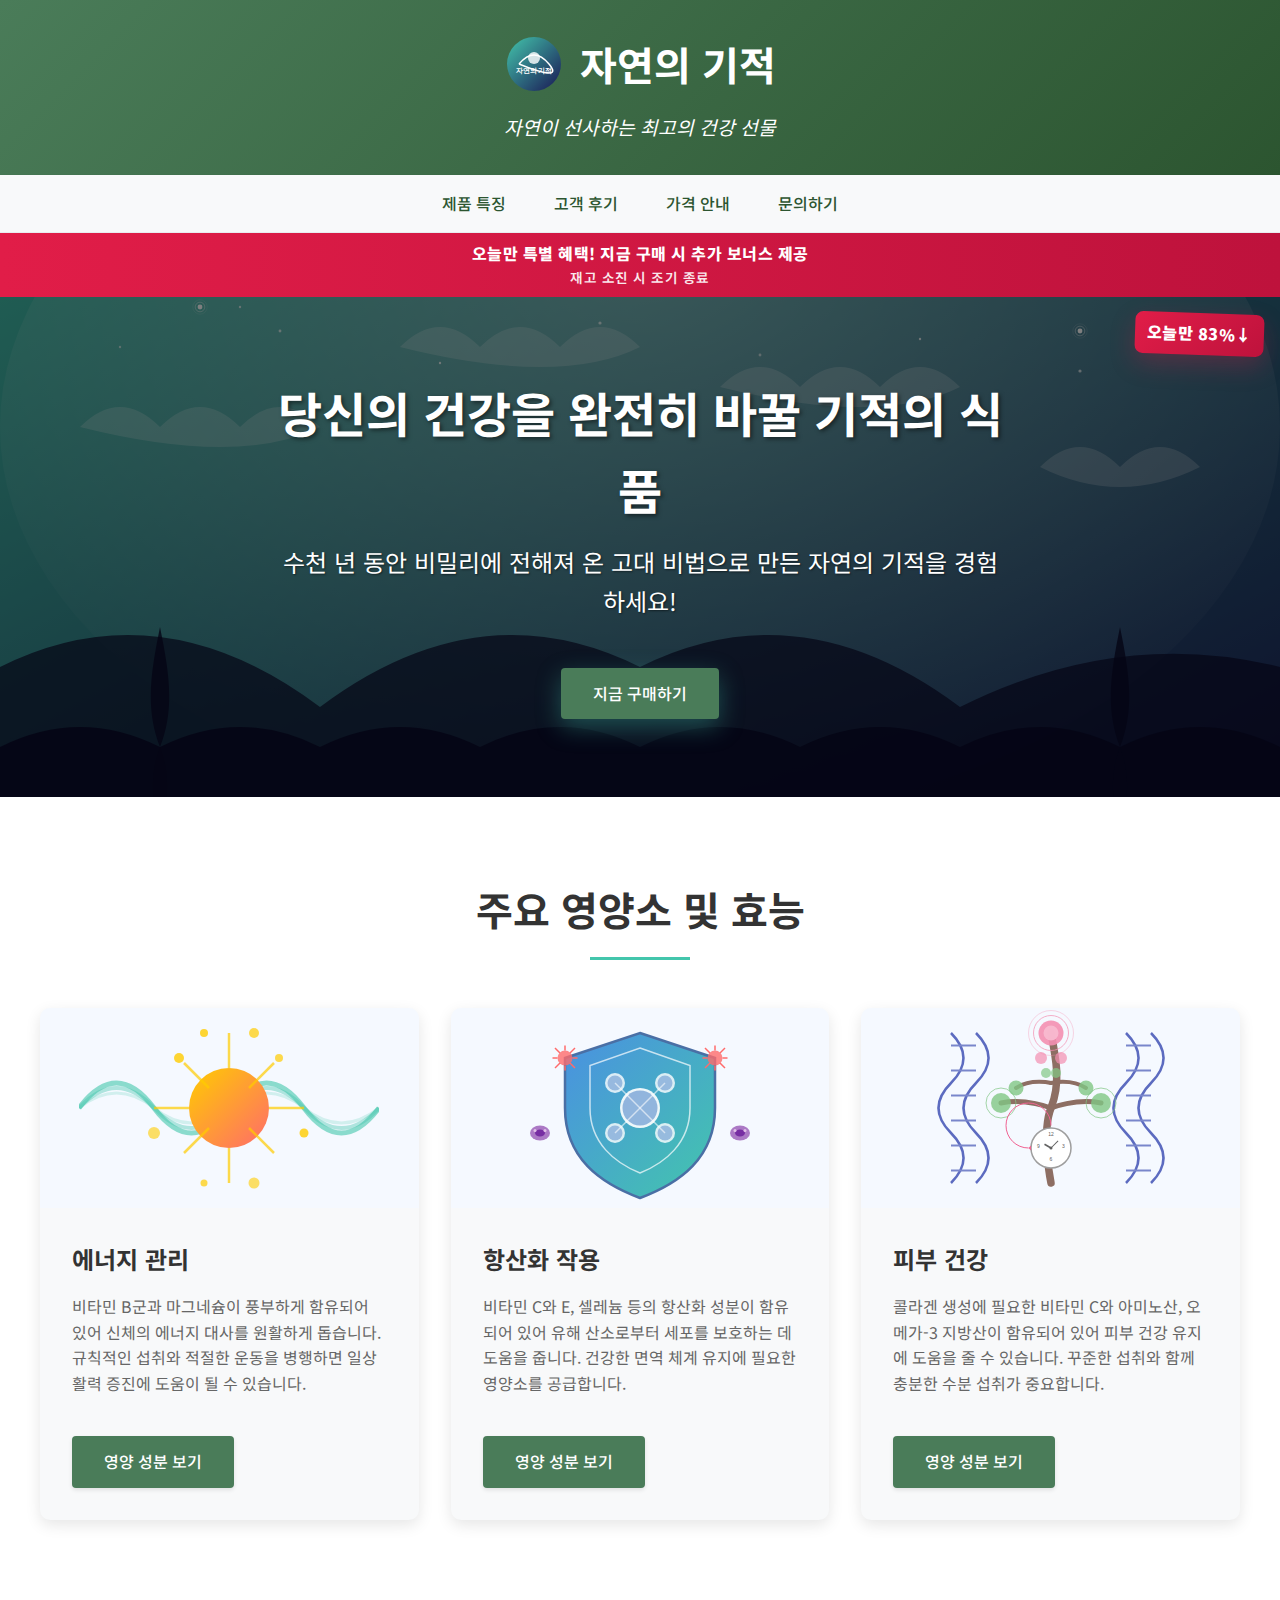
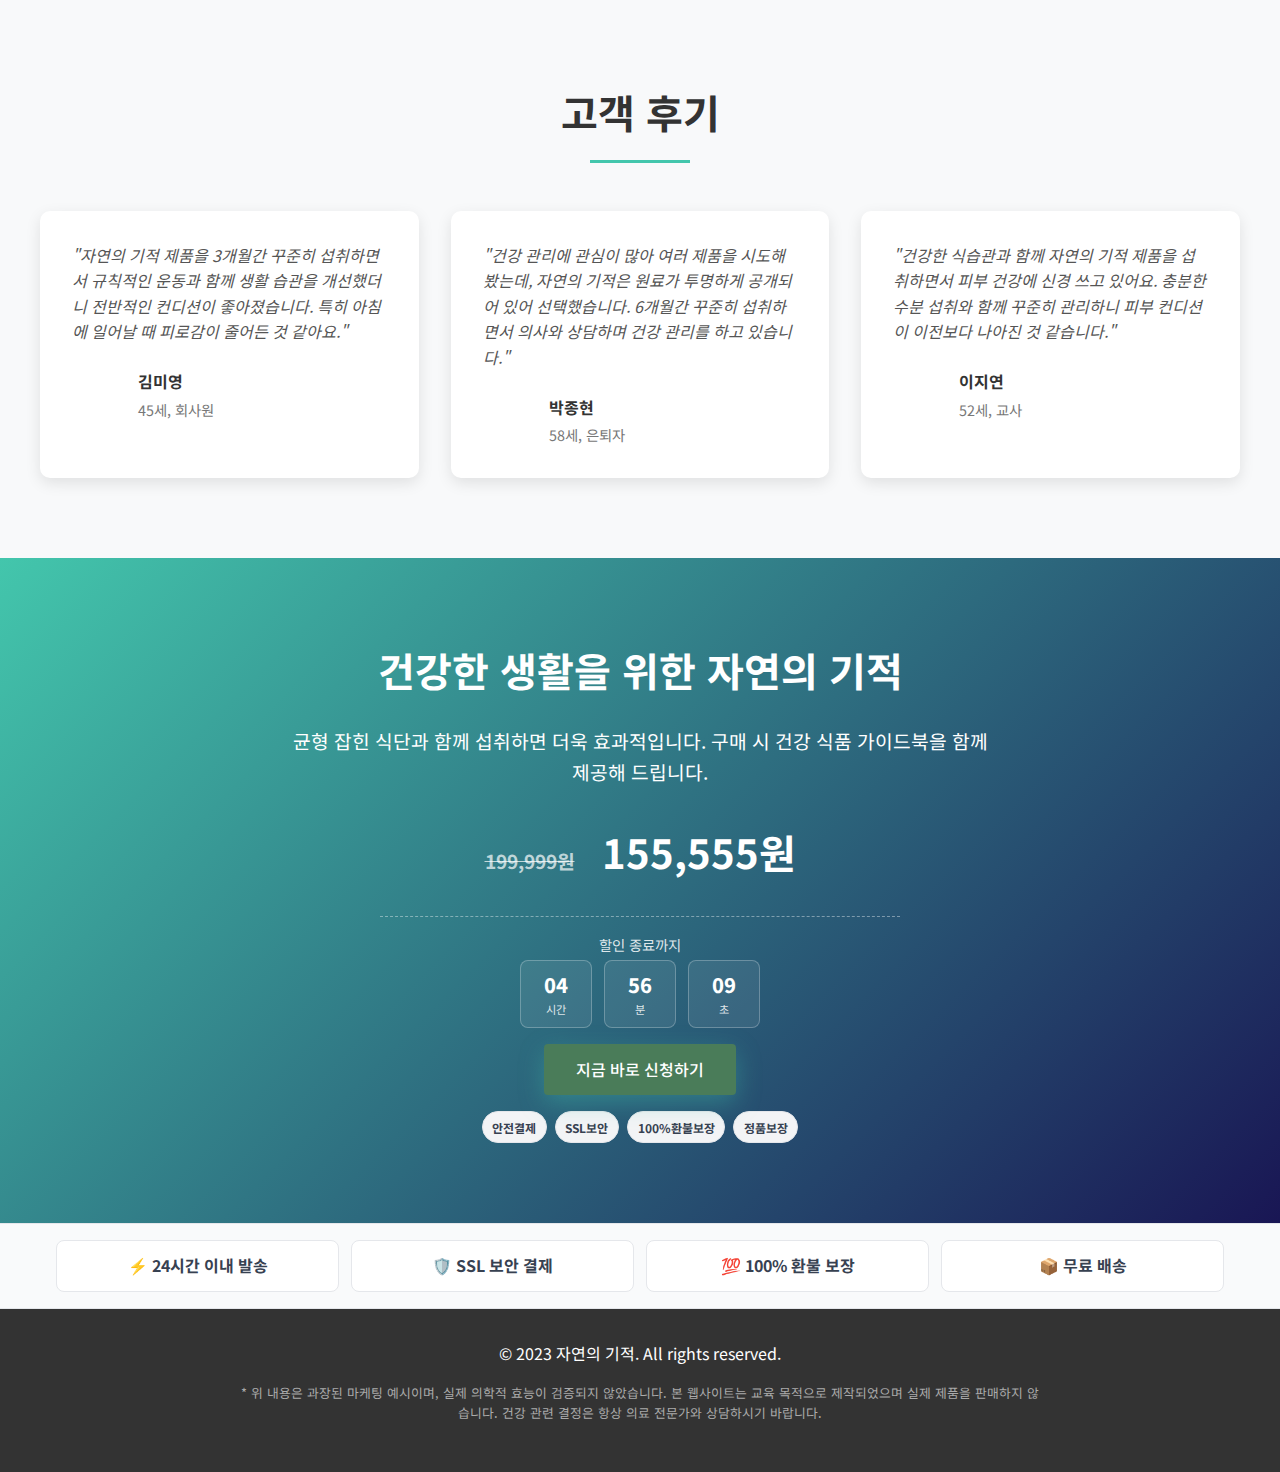
<file: scam demo site/index.html>
<!DOCTYPE html>
<html lang="ko">
<head>
    <meta charset="UTF-8">
    <meta name="viewport" content="width=device-width, initial-scale=1.0">
    <title>자연의 기적 - 최고의 건강 식품</title>
    <link href="https://fonts.googleapis.com/css2?family=Noto+Sans+KR:wght@300;400;500;700&display=swap" rel="stylesheet">
    <link rel="stylesheet" href="styles.css">
</head>
<body>
    <header>
        <div class="logo-container">
            <img src="images/logo.svg" alt="자연의 기적 로고" class="logo-img">
            <div class="logo">자연의 기적</div>
        </div>
        <div class="tagline">자연이 선사하는 최고의 건강 선물</div>
    </header>
    
    <nav>
        <ul>
            <li><a href="#features">제품 특징</a></li>
            <li><a href="#testimonials">고객 후기</a></li>
            <li><a href="#pricing">가격 안내</a></li>
            <li><a href="#" class="open-join">문의하기</a></li>
        </ul>
    </nav>
    <div class="promo-ribbon">
        오늘만 특별 혜택! 지금 구매 시 추가 보너스 제공 <span class="small">재고 소진 시 조기 종료</span>
    </div>
    
    <section class="hero" style="background-image: url('images/hero-bg.svg');">
        <div class="hero-content">
            <h1>당신의 건강을 완전히 바꿀 기적의 식품</h1>
            <p>수천 년 동안 비밀리에 전해져 온 고대 비법으로 만든 자연의 기적을 경험하세요!</p>
            <a href="#" class="btn btn-glow open-join">지금 구매하기</a>
        </div>
        <div class="corner-sticker sticker-pulse">오늘만 83%↓</div>
    </section>
    
    <section class="features" id="features">
        <h2 class="section-title">주요 영양소 및 효능</h2>
        <div class="feature-container">
            <div class="feature">
                <div class="feature-img">
                    <img src="images/energy.svg" alt="에너지 관리" class="feature-svg">
                </div>
                <div class="feature-content">
                    <h3>에너지 관리</h3>
                    <p>비타민 B군과 마그네슘이 풍부하게 함유되어 있어 신체의 에너지 대사를 원활하게 돕습니다. 규칙적인 섭취와 적절한 운동을 병행하면 일상 활력 증진에 도움이 될 수 있습니다.</p>
                    <a href="#" class="btn">영양 성분 보기</a>
                </div>
            </div>
            
            <div class="feature">
                <div class="feature-img">
                    <img src="images/immune.svg" alt="항산화 작용" class="feature-svg">
                </div>
                <div class="feature-content">
                    <h3>항산화 작용</h3>
                    <p>비타민 C와 E, 셀레늄 등의 항산화 성분이 함유되어 있어 유해 산소로부터 세포를 보호하는 데 도움을 줍니다. 건강한 면역 체계 유지에 필요한 영양소를 공급합니다.</p>
                    <a href="#" class="btn">영양 성분 보기</a>
                </div>
            </div>
            
            <div class="feature">
                <div class="feature-img">
                    <img src="images/youth.svg" alt="피부 건강" class="feature-svg">
                </div>
                <div class="feature-content">
                    <h3>피부 건강</h3>
                    <p>콜라겐 생성에 필요한 비타민 C와 아미노산, 오메가-3 지방산이 함유되어 있어 피부 건강 유지에 도움을 줄 수 있습니다. 꾸준한 섭취와 함께 충분한 수분 섭취가 중요합니다.</p>
                    <a href="#" class="btn">영양 성분 보기</a>
                </div>
            </div>
        </div>
    </section>
    
    <section class="testimonials" id="testimonials">
        <h2 class="section-title">고객 후기</h2>
        <div class="testimonial-container">
            <div class="testimonial">
                <p class="testimonial-text">"자연의 기적 제품을 3개월간 꾸준히 섭취하면서 규칙적인 운동과 함께 생활 습관을 개선했더니 전반적인 컨디션이 좋아졌습니다. 특히 아침에 일어날 때 피로감이 줄어든 것 같아요."</p>
                <div class="testimonial-author">
                    <div class="author-img" style="background-image: url('https://source.unsplash.com/random/100x100/?woman')"></div>
                    <div class="author-info">
                        <h4>김미영</h4>
                        <p>45세, 회사원</p>
                    </div>
                </div>
            </div>
            
            <div class="testimonial">
                <p class="testimonial-text">"건강 관리에 관심이 많아 여러 제품을 시도해 봤는데, 자연의 기적은 원료가 투명하게 공개되어 있어 선택했습니다. 6개월간 꾸준히 섭취하면서 의사와 상담하며 건강 관리를 하고 있습니다."</p>
                <div class="testimonial-author">
                    <div class="author-img" style="background-image: url('https://source.unsplash.com/random/100x100/?man')"></div>
                    <div class="author-info">
                        <h4>박종현</h4>
                        <p>58세, 은퇴자</p>
                    </div>
                </div>
            </div>
            
            <div class="testimonial">
                <p class="testimonial-text">"건강한 식습관과 함께 자연의 기적 제품을 섭취하면서 피부 건강에 신경 쓰고 있어요. 충분한 수분 섭취와 함께 꾸준히 관리하니 피부 컨디션이 이전보다 나아진 것 같습니다."</p>
                <div class="testimonial-author">
                    <div class="author-img" style="background-image: url('https://source.unsplash.com/random/100x100/?woman2')"></div>
                    <div class="author-info">
                        <h4>이지연</h4>
                        <p>52세, 교사</p>
                    </div>
                </div>
            </div>
        </div>
    </section>
    
    <section class="cta" id="pricing">
        <h2>건강한 생활을 위한 자연의 기적</h2>
        <p>균형 잡힌 식단과 함께 섭취하면 더욱 효과적입니다. 구매 시 건강 식품 가이드북을 함께 제공해 드립니다.</p>
        <div class="price"><span>199,999원</span> 155,555원</div>
        <div class="price-countdown">
            <div class="pc-title">할인 종료까지</div>
            <div class="pc-items">
                <div class="pc-item"><span class="pc-num" data-pc="hours">00</span><span class="pc-label">시간</span></div>
                <div class="pc-item"><span class="pc-num" data-pc="minutes">00</span><span class="pc-label">분</span></div>
                <div class="pc-item"><span class="pc-num" data-pc="seconds">00</span><span class="pc-label">초</span></div>
            </div>
        </div>
        <a href="#" class="btn btn-glow open-join">지금 바로 신청하기</a>
        <div class="trust-badges">
            <div class="t-badge">안전결제</div>
            <div class="t-badge">SSL보안</div>
            <div class="t-badge">100%환불보장</div>
            <div class="t-badge">정품보장</div>
        </div>
    </section>
    
    
    <section class="guarantee-strip">
        <div class="gs-inner">
            <div class="gs-item">⚡ 24시간 이내 발송</div>
            <div class="gs-item">🛡️ SSL 보안 결제</div>
            <div class="gs-item">💯 100% 환불 보장</div>
            <div class="gs-item">📦 무료 배송</div>
        </div>
    </section>
    
    <div class="modal-overlay" id="join-modal" aria-hidden="true">
        <div class="modal" role="dialog" aria-modal="true" aria-labelledby="joinTitle">
            <div class="modal-header">
                <h3 id="joinTitle">지금 시작하세요</h3>
                <button class="modal-close" aria-label="닫기">×</button>
            </div>
            <div class="modal-body">
                <form>
                    <div class="form-group">
                        <label for="m-name">이름</label>
                        <input type="text" id="m-name" required>
                    </div>
                    <div class="form-group">
                        <label for="m-email">이메일</label>
                        <input type="email" id="m-email" required>
                    </div>
                    <div class="form-group">
                        <label for="m-phone">전화번호</label>
                        <input type="tel" id="m-phone" required>
                    </div>
                    <div class="form-group">
                        <label for="m-msg">메시지</label>
                        <textarea id="m-msg" rows="4"></textarea>
                    </div>
                    <button type="submit" class="btn btn-full">지금 등록하기</button>
                </form>
                <div class="modal-offer">
                    <div class="countdown">
                        <div class="countdown-item">
                            <div class="countdown-number" data-modal="hours">00</div>
                            <div class="countdown-label">시간</div>
                        </div>
                        <div class="countdown-item">
                            <div class="countdown-number" data-modal="minutes">00</div>
                            <div class="countdown-label">분</div>
                        </div>
                        <div class="countdown-item">
                            <div class="countdown-number" data-modal="seconds">00</div>
                            <div class="countdown-label">초</div>
                        </div>
                    </div>
                    <div class="offer-text">오늘 신청 시 한정 보너스 제공</div>
                </div>
            </div>
        </div>
    </div>
    
    <script>
    window.addEventListener('DOMContentLoaded', function(){
      var openers = document.querySelectorAll('.open-join');
      var modal = document.getElementById('join-modal');
      var closeBtn = modal.querySelector('.modal-close');
      function open(){ modal.setAttribute('aria-hidden','false'); document.body.style.overflow='hidden'; }
      function close(){ modal.setAttribute('aria-hidden','true'); document.body.style.overflow=''; }
      openers.forEach(function(el){ el.addEventListener('click', function(e){ e.preventDefault(); open(); }); });
      closeBtn.addEventListener('click', close);
      modal.addEventListener('click', function(e){ if(e.target === modal) close(); });
      function updateCountdown(targetDate){
        function pad(n){ return (n<10?'0':'')+n; }
        function tick(){
          var now = new Date();
          var diff = targetDate - now; if(diff < 0) diff = 0;
          var h = Math.floor(diff/36e5);
          var m = Math.floor((diff%36e5)/6e4);
          var s = Math.floor((diff%6e4)/1e3);
          var pcH = document.querySelector('[data-pc="hours"]');
          var pcM = document.querySelector('[data-pc="minutes"]');
          var pcS = document.querySelector('[data-pc="seconds"]');
          if(pcH){ pcH.textContent = pad(h); pcM.textContent = pad(m); pcS.textContent = pad(s); }
          var mh = document.querySelector('[data-modal="hours"]');
          var mm = document.querySelector('[data-modal="minutes"]');
          var ms = document.querySelector('[data-modal="seconds"]');
          if(mh){ mh.textContent = pad(h); mm.textContent = pad(m); ms.textContent = pad(s); }
        }
        tick(); setInterval(tick, 1000);
      }
      var deadline = new Date();
      deadline.setHours(23,59,59,999);
      updateCountdown(deadline);
    });
    </script>
    
    <footer>
        <p>&copy; 2023 자연의 기적. All rights reserved.</p>
        <p class="disclaimer">* 위 내용은 과장된 마케팅 예시이며, 실제 의학적 효능이 검증되지 않았습니다. 본 웹사이트는 교육 목적으로 제작되었으며 실제 제품을 판매하지 않습니다. 건강 관련 결정은 항상 의료 전문가와 상담하시기 바랍니다.</p>
    </footer>
</body>
</html>
</file>
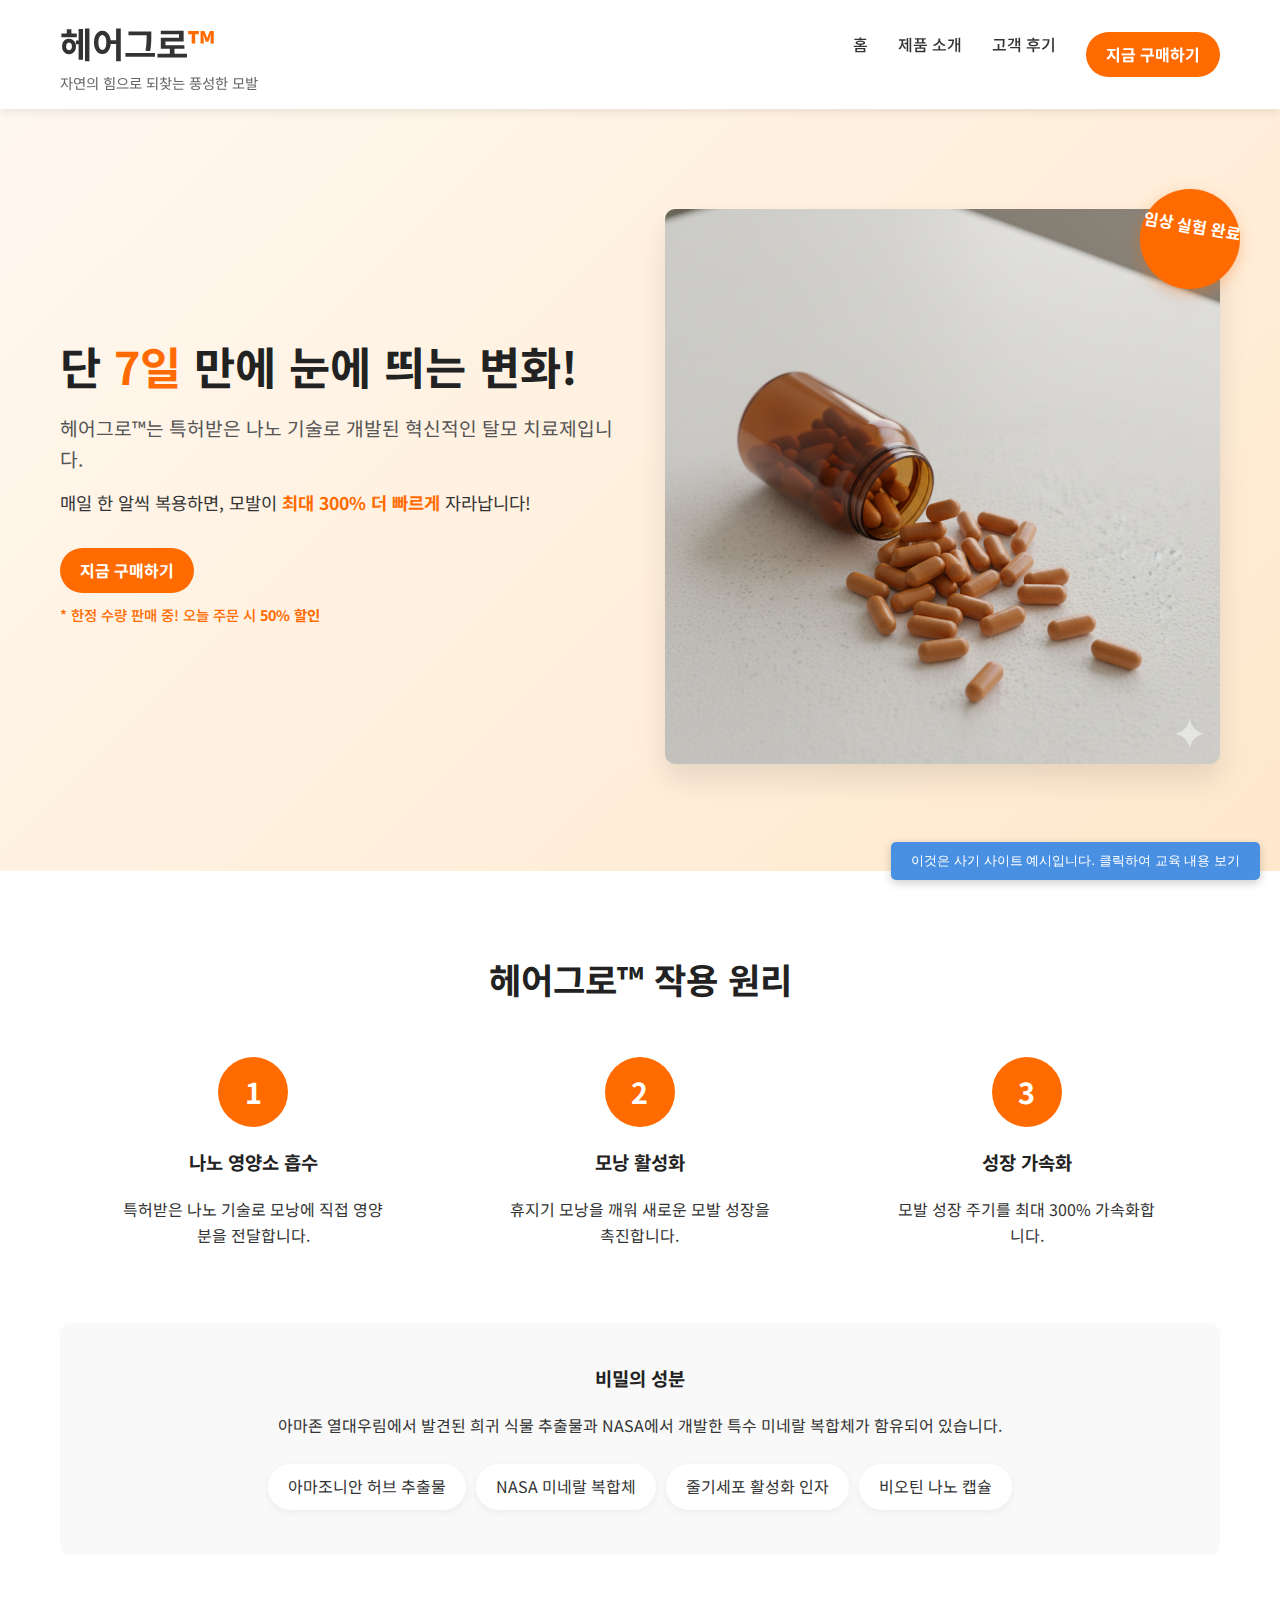
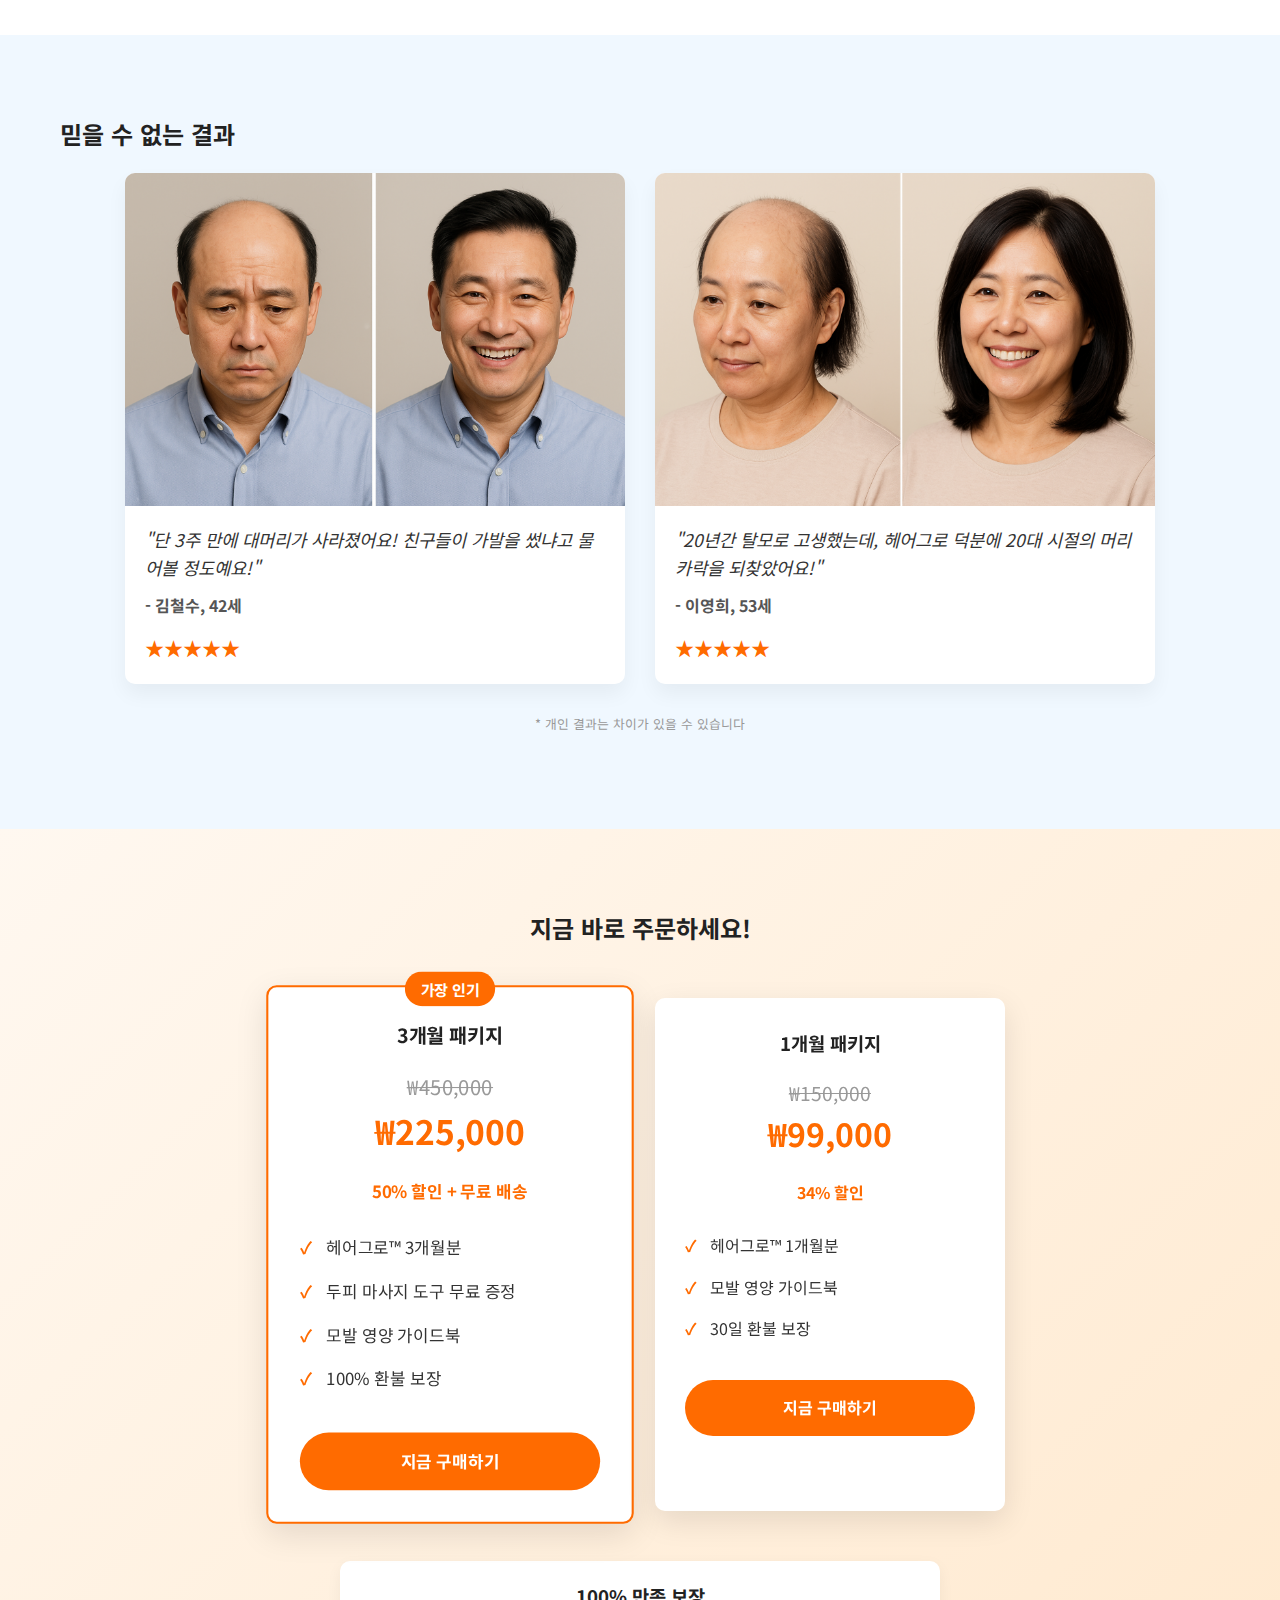
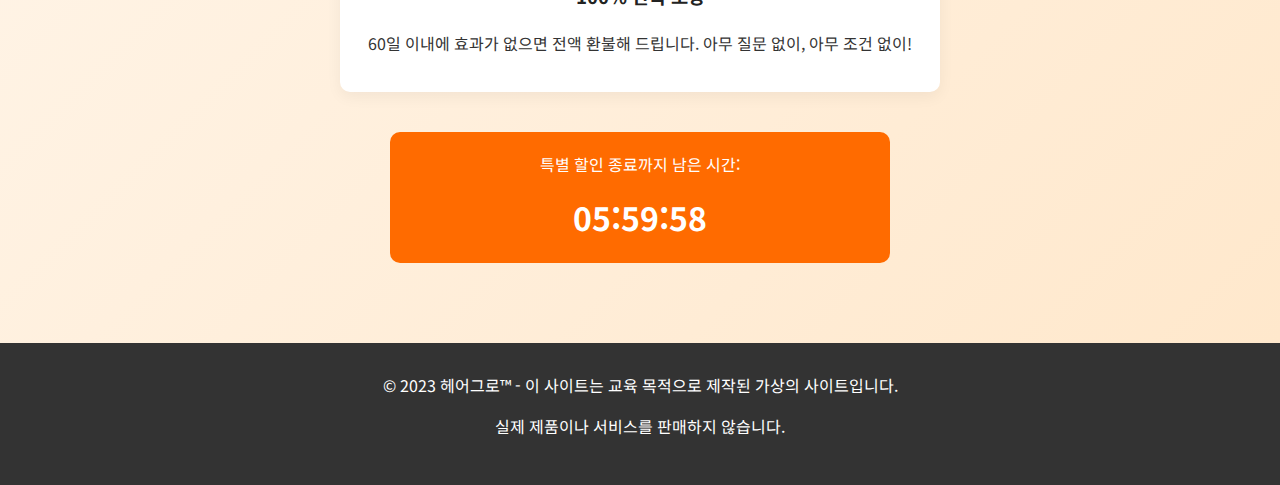
<file: scam demo site/cat/index.html>
<!DOCTYPE html>
<html lang="ko">
<head>
    <meta charset="UTF-8">
    <meta name="viewport" content="width=device-width, initial-scale=1.0">
    <title>헤어그로 - 혁신적인 탈모 치료제</title>
    <link rel="stylesheet" href="styles.css">
    <link href="https://fonts.googleapis.com/css2?family=Noto+Sans+KR:wght@300;400;500;700&display=swap" rel="stylesheet">
</head>
<body>
    <!-- 헤더 섹션 -->
    <header>
        <div class="container">
            <div class="logo">
                <h1>헤어그로<span class="highlight">™</span></h1>
                <p class="tagline">자연의 힘으로 되찾는 풍성한 모발</p>
            </div>
            <nav>
                <ul>
                    <li><a href="#home">홈</a></li>
                    <li><a href="#product">제품 소개</a></li>
                    <li><a href="#testimonials">고객 후기</a></li>
                    <li><a href="#order" class="cta-button">지금 구매하기</a></li>
                </ul>
            </nav>
        </div>
    </header>

    <!-- 히어로 섹션 -->
    <section id="hero">
        <div class="container">
            <div class="hero-content">
                <h2>단 <span class="highlight">7일</span> 만에 눈에 띄는 변화!</h2>
                <p class="subtitle">헤어그로™는 특허받은 나노 기술로 개발된 혁신적인 탈모 치료제입니다.</p>
                <p class="description">매일 한 알씩 복용하면, 모발이 <span class="highlight">최대 300% 더 빠르게</span> 자라납니다!</p>
                <div class="cta">
                    <a href="#order" class="cta-button">지금 구매하기</a>
                    <p class="limited">* 한정 수량 판매 중! 오늘 주문 시 <span class="highlight">50% 할인</span></p>
                </div>
            </div>
            <div class="hero-image">
                <img src="dkfdir.png" alt="헤어그로 효과 비교">
                <div class="badge">
                    <span>임상 실험 완료</span>
                    <span class="highlight">98% 효과</span>
                </div>
            </div>
        </div>
    </section>

    <!-- 제품 소개 섹션 -->
    <section id="product">
        <div class="container">
            <h2>헤어그로™ 작용 원리</h2>
            <div class="product-features">
                <div class="feature">
                    <div class="feature-icon">1</div>
                    <h3>나노 영양소 흡수</h3>
                    <p>특허받은 나노 기술로 모낭에 직접 영양분을 전달합니다.</p>
                </div>
                <div class="feature">
                    <div class="feature-icon">2</div>
                    <h3>모낭 활성화</h3>
                    <p>휴지기 모낭을 깨워 새로운 모발 성장을 촉진합니다.</p>
                </div>
                <div class="feature">
                    <div class="feature-icon">3</div>
                    <h3>성장 가속화</h3>
                    <p>모발 성장 주기를 최대 300% 가속화합니다.</p>
                </div>
            </div>
            <div class="ingredients">
                <h3>비밀의 성분</h3>
                <p>아마존 열대우림에서 발견된 희귀 식물 추출물과 NASA에서 개발한 특수 미네랄 복합체가 함유되어 있습니다.</p>
                <div class="ingredient-list">
                    <span class="ingredient">아마조니안 허브 추출물</span>
                    <span class="ingredient">NASA 미네랄 복합체</span>
                    <span class="ingredient">줄기세포 활성화 인자</span>
                    <span class="ingredient">비오틴 나노 캡슐</span>
                </div>
            </div>
        </div>
    </section>

    <!-- 고객 후기 섹션 -->
    <section id="testimonials">
        <div class="container">
            <h2>믿을 수 없는 결과</h2>
            <div class="testimonial-grid">
                <div class="testimonial">
                    <div class="before-after">
                        <img src="dkfdir2.png" alt="김철수 후" style="width: 100%; height: auto;">
                    </div>
                    <div class="testimonial-content">
                        <p class="quote">"단 3주 만에 대머리가 사라졌어요! 친구들이 가발을 썼냐고 물어볼 정도예요!"</p>
                        <p class="author">- 김철수, 42세</p>
                        <div class="rating">★★★★★</div>
                    </div>
                </div>
                <div class="testimonial">
                    <div class="before-after">
                        <img src="dkfdir1.png" alt="이영희 후" style="width: 100%; height: auto;">
                    </div>
                    <div class="testimonial-content">
                        <p class="quote">"20년간 탈모로 고생했는데, 헤어그로 덕분에 20대 시절의 머리카락을 되찾았어요!"</p>
                        <p class="author">- 이영희, 53세</p>
                        <div class="rating">★★★★★</div>
                    </div>
                </div>
            </div>
            <p class="disclaimer small">* 개인 결과는 차이가 있을 수 있습니다</p>
        </div>
    </section>

    <!-- 주문 섹션 -->
    <section id="order">
        <div class="container">
            <h2>지금 바로 주문하세요!</h2>
            <div class="pricing">
                <div class="price-card popular">
                    <div class="popular-badge">가장 인기</div>
                    <h3>3개월 패키지</h3>
                    <div class="price">
                        <span class="original">₩450,000</span>
                        <span class="discounted">₩225,000</span>
                    </div>
                    <p class="savings">50% 할인 + 무료 배송</p>
                    <ul class="benefits">
                        <li>헤어그로™ 3개월분</li>
                        <li>두피 마사지 도구 무료 증정</li>
                        <li>모발 영양 가이드북</li>
                        <li>100% 환불 보장</li>
                    </ul>
                    <a href="#" class="order-button">지금 구매하기</a>
                </div>
                <div class="price-card">
                    <h3>1개월 패키지</h3>
                    <div class="price">
                        <span class="original">₩150,000</span>
                        <span class="discounted">₩99,000</span>
                    </div>
                    <p class="savings">34% 할인</p>
                    <ul class="benefits">
                        <li>헤어그로™ 1개월분</li>
                        <li>모발 영양 가이드북</li>
                        <li>30일 환불 보장</li>
                    </ul>
                    <a href="#" class="order-button">지금 구매하기</a>
                </div>
            </div>
            <div class="guarantee">
                <div>
                    <h3>100% 만족 보장</h3>
                    <p>60일 이내에 효과가 없으면 전액 환불해 드립니다. 아무 질문 없이, 아무 조건 없이!</p>
                </div>
            </div>
            <div class="countdown">
                <p>특별 할인 종료까지 남은 시간:</p>
                <div class="timer">
                    <span id="hours">05</span>:<span id="minutes">59</span>:<span id="seconds">59</span>
                </div>
            </div>
        </div>
    </section>

    <!-- 교육 섹션 (숨겨진 섹션) -->
    <div id="education-toggle">
        <button id="show-education">이것은 사기 사이트 예시입니다. 클릭하여 교육 내용 보기</button>
    </div>

    <section id="education" class="hidden">
        <div class="container">
            <h2>사기 사이트 식별 방법 교육</h2>
            <p>이 페이지는 사기성 건강 제품 광고 사이트의 예시로, 교육 목적으로만 제작되었습니다.</p>
            <p>실제 이런 사이트를 만났을 때 주의해야 할 사기 징후들을 알아봅시다.</p>
            
            <div id="education-content">
                <!-- 이 부분은 JavaScript로 채워질 예정입니다 -->
            </div>
        </div>
    </section>

    <!-- 푸터 -->
    <footer>
        <div class="container">
            <p>© 2023 헤어그로™ - 이 사이트는 교육 목적으로 제작된 가상의 사이트입니다.</p>
            <p>실제 제품이나 서비스를 판매하지 않습니다.</p>
        </div>
    </footer>

    <script src="script.js"></script>
</body>
</html>
</file>
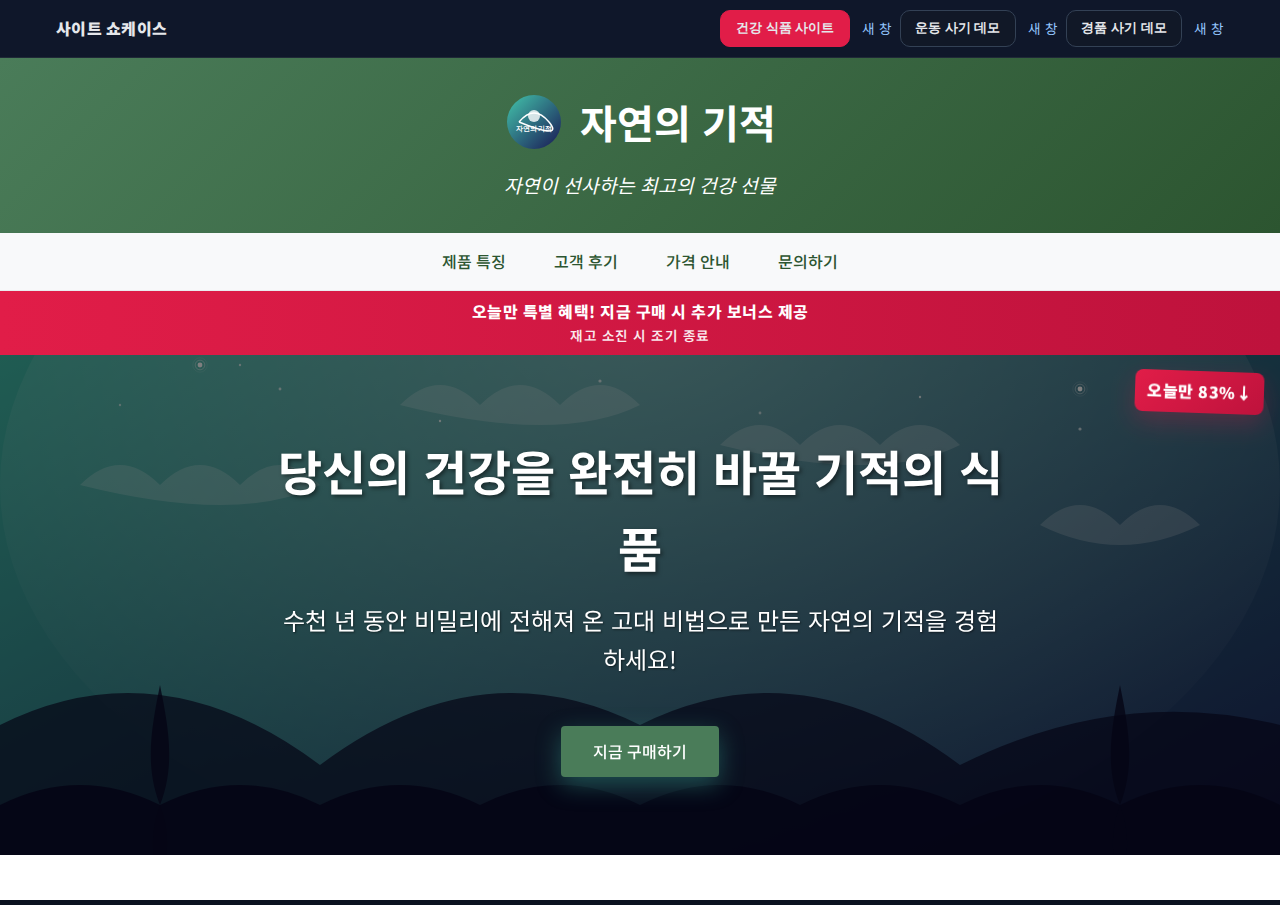
<file: scam demo site/showcase.html>
<!DOCTYPE html>
<html lang="ko">
<head>
  <meta charset="UTF-8" />
  <meta name="viewport" content="width=device-width, initial-scale=1.0" />
  <title>사이트 쇼케이스</title>
  <link href="https://fonts.googleapis.com/css2?family=Noto+Sans+KR:wght@300;400;700;900&display=swap" rel="stylesheet">
  <style>
    *{box-sizing:border-box}
    body{margin:0;font-family:'Noto Sans KR',sans-serif;background:#0b1220;color:#e5e7eb}
    header{position:sticky;top:0;z-index:10;background:#0f172a;border-bottom:1px solid #1f2937}
    .bar{max-width:1200px;margin:0 auto;display:flex;align-items:center;gap:.5rem;padding:.6rem 1rem}
    .title{font-weight:900;letter-spacing:.3px;margin-right:auto}
    .btn{appearance:none;border:1px solid #334155;background:#111827;color:#e5e7eb;border-radius:10px;padding:.55rem .9rem;font-weight:800;cursor:pointer}
    .btn:hover{background:#0b1220}
    .btn.active{background:#e11d48;border-color:#e11d48}
    .ext{font-size:.85rem;color:#93c5fd;text-decoration:none;margin-left:.25rem}
    main{height:calc(100vh - 58px)}
    iframe{width:100%;height:100%;border:0;background:#fff}
  </style>
</head>
<body>
  <header>
    <div class="bar">
      <div class="title">사이트 쇼케이스</div>
      <button class="btn" data-src="index.html">건강 식품 사이트</button>
      <a class="ext" href="index.html" target="_blank">새 창</a>
      <button class="btn" data-src="fitness/index.html">운동 사기 데모</button>
      <a class="ext" href="fitness/index.html" target="_blank">새 창</a>
      <button class="btn" data-src="giveaway/index.html">경품 사기 데모</button>
      <a class="ext" href="giveaway/index.html" target="_blank">새 창</a>
    </div>
  </header>
  <main>
    <iframe id="view" src="index.html" title="미리보기"></iframe>
  </main>
  <script>
    (function(){
      var view = document.getElementById('view');
      var btns = Array.prototype.slice.call(document.querySelectorAll('.btn[data-src]'));
      function setActive(b){ btns.forEach(function(x){ x.classList.toggle('active', x===b); }); }
      btns.forEach(function(btn){
        btn.addEventListener('click', function(){
          var src = this.getAttribute('data-src');
          if(src){ view.setAttribute('src', src); setActive(this); }
        });
      });
      // default select first
      setActive(btns[0]);
    })();
  </script>
</body>
</html>
</file>
<file: scam demo site/styles.css>
/* 전체 스타일 */
* {
    margin: 0;
    padding: 0;
    box-sizing: border-box;
    font-family: 'Noto Sans KR', sans-serif;
}

body {
    background-color: #f8f9fa;
    color: #333;
    line-height: 1.6;
}

/* 헤더 스타일 */
header {
    background: linear-gradient(135deg, #4a7c59, #2c5530);
    color: white;
    text-align: center;
    padding: 2rem 0;
    box-shadow: 0 2px 5px rgba(0,0,0,0.1);
}

.logo-container {
    display: flex;
    align-items: center;
    justify-content: center;
    margin-bottom: 1rem;
}

.logo-img {
    width: 60px;
    height: 60px;
    margin-right: 1rem;
}

.logo {
    font-size: 2.5rem;
    font-weight: bold;
}

.tagline {
    font-size: 1.2rem;
    font-style: italic;
}

/* 네비게이션 스타일 */
nav {
    background-color: #f8f9fa;
    padding: 1rem 0;
    border-bottom: 1px solid #e9ecef;
    box-shadow: 0 2px 4px rgba(0,0,0,0.05);
}

nav ul {
    display: flex;
    justify-content: center;
    list-style: none;
    max-width: 1200px;
    margin: 0 auto;
}

nav ul li {
    margin: 0 1.5rem;
}

nav ul li a {
    color: #2c5530;
    text-decoration: none;
    font-weight: 500;
    transition: all 0.3s;
    padding: 0.5rem 0;
    position: relative;
}

nav ul li a:hover {
    color: #4a7c59;
}

nav ul li a::after {
    content: '';
    position: absolute;
    width: 0;
    height: 2px;
    bottom: 0;
    left: 0;
    background-color: #4a7c59;
    transition: width 0.3s;
}

nav ul li a:hover::after {
    width: 100%;
}

/* 히어로 섹션 스타일 */
.hero {
    background-image: url('images/hero-bg.jpg');
    background-size: cover;
    background-position: center;
    height: 500px;
    display: flex;
    align-items: center;
    justify-content: center;
    text-align: center;
    color: white;
    position: relative;
}

.hero::before {
    content: '';
    position: absolute;
    top: 0;
    left: 0;
    width: 100%;
    height: 100%;
    background-color: rgba(0, 0, 0, 0.5);
}

.hero-content {
    position: relative;
    z-index: 1;
    max-width: 800px;
    padding: 2rem;
}

.hero h1 {
    font-size: 3rem;
    margin-bottom: 1rem;
    text-shadow: 2px 2px 4px rgba(0, 0, 0, 0.5);
}

.hero p {
    font-size: 1.5rem;
    margin-bottom: 2rem;
    text-shadow: 1px 1px 2px rgba(0, 0, 0, 0.5);
}

/* 버튼 스타일 */
.btn {
    display: inline-block;
    background-color: #4a7c59;
    color: white;
    padding: 0.8rem 2rem;
    border-radius: 4px;
    text-decoration: none;
    font-weight: 500;
    margin-top: 1rem;
    transition: all 0.3s ease;
    border: none;
    box-shadow: 0 2px 4px rgba(0,0,0,0.1);
}

.btn:hover {
    background-color: #3d6649;
    box-shadow: 0 4px 8px rgba(0,0,0,0.15);
}

/* CTA 글로우 효과 */
.btn-glow {
    box-shadow: 0 8px 24px rgba(67, 198, 172, 0.35), 0 0 0 0 rgba(67, 198, 172, 0.45);
    position: relative;
}

.btn-glow:hover {
    box-shadow: 0 10px 30px rgba(67, 198, 172, 0.5), 0 0 0 8px rgba(67, 198, 172, 0.0);
}

/* 보증 스트립 */
.guarantee-strip {
    background: #f9fafb;
    border-top: 1px solid #e5e7eb;
    border-bottom: 1px solid #e5e7eb;
    padding: 1rem 0;
}

.gs-inner {
    max-width: 1200px;
    margin: 0 auto;
    padding: 0 1rem;
    display: grid;
    grid-template-columns: repeat(auto-fit, minmax(180px, 1fr));
    gap: 0.75rem;
    text-align: center;
}

.gs-item {
    background: #ffffff;
    border: 1px solid #e5e7eb;
    border-radius: 8px;
    padding: 0.75rem 0.5rem;
    color: #374151;
    font-weight: 700;
}

/* 특징 섹션 스타일 */
.features {
    padding: 5rem 2rem;
    background-color: white;
}

.section-title {
    text-align: center;
    font-size: 2.5rem;
    margin-bottom: 3rem;
    color: #333;
    position: relative;
}

.section-title::after {
    content: '';
    display: block;
    width: 100px;
    height: 3px;
    background-color: #43c6ac;
    margin: 1rem auto;
}

.feature-container {
    display: flex;
    flex-wrap: wrap;
    justify-content: center;
    gap: 2rem;
    max-width: 1200px;
    margin: 0 auto;
}

.feature {
    flex: 1 1 300px;
    background-color: #f8f9fa;
    border-radius: 10px;
    overflow: hidden;
    box-shadow: 0 5px 15px rgba(0, 0, 0, 0.1);
    transition: transform 0.3s;
}

.feature:hover {
    transform: translateY(-10px);
}

.feature-img {
    height: 200px;
    display: flex;
    align-items: center;
    justify-content: center;
    background-color: #f5f9ff;
    overflow: hidden;
}

.feature-svg {
    width: 100%;
    height: 100%;
    object-fit: contain;
    transition: transform 0.5s ease;
}

.feature:hover .feature-svg {
    transform: scale(1.1);
}

.feature-content {
    padding: 2rem;
}

.feature h3 {
    font-size: 1.5rem;
    margin-bottom: 1rem;
    color: #333;
}

.feature p {
    color: #666;
    margin-bottom: 1.5rem;
}

/* 후기 섹션 스타일 */
.testimonials {
    background-color: #f8f9fa;
    padding: 5rem 2rem;
}

.testimonial-container {
    display: flex;
    flex-wrap: wrap;
    justify-content: center;
    gap: 2rem;
    max-width: 1200px;
    margin: 0 auto;
}

.testimonial {
    flex: 1 1 300px;
    background-color: white;
    border-radius: 10px;
    padding: 2rem;
    box-shadow: 0 5px 15px rgba(0, 0, 0, 0.1);
}

.testimonial-text {
    font-style: italic;
    margin-bottom: 1.5rem;
    color: #555;
}

.testimonial-author {
    display: flex;
    align-items: center;
}

.author-img {
    width: 50px;
    height: 50px;
    border-radius: 50%;
    margin-right: 1rem;
    background-size: cover;
    background-position: center;
}

.author-info h4 {
    color: #333;
    margin-bottom: 0.2rem;
}

.author-info p {
    color: #777;
    font-size: 0.9rem;
}

/* CTA 섹션 스타일 */
.cta {
    background: linear-gradient(135deg, #43c6ac, #191654);
    color: white;
    text-align: center;
    padding: 5rem 2rem;
}

.cta h2 {
    font-size: 2.5rem;
    margin-bottom: 1.5rem;
}

.cta p {
    font-size: 1.2rem;
    margin-bottom: 2rem;
    max-width: 700px;
    margin-left: auto;
    margin-right: auto;
}

.price {
    font-size: 2.5rem;
    font-weight: bold;
    margin-bottom: 2rem;
}

.price span {
    font-size: 1.2rem;
    text-decoration: line-through;
    color: rgba(255, 255, 255, 0.7);
    margin-right: 1rem;
}

/* 문의 폼 스타일 */
.contact-form {
    max-width: 600px;
    margin: 0 auto;
    padding: 2rem;
}

.form-group {
    margin-bottom: 1.5rem;
}

.form-group label {
    display: block;
    margin-bottom: 0.5rem;
    font-weight: bold;
}

.form-group input,
.form-group textarea {
    width: 100%;
    padding: 0.8rem;
    border: 1px solid #ddd;
    border-radius: 5px;
}

.form-group textarea {
    resize: vertical;
    min-height: 120px;
}

/* 푸터 스타일 */
footer {
    background-color: #333;
    color: white;
    text-align: center;
    padding: 2rem;
}

.disclaimer {
    font-size: 0.8rem;
    color: #aaa;
    max-width: 800px;
    margin: 1rem auto;
}

/* 반응형 스타일 */
@media (max-width: 768px) {
    .logo {
        font-size: 2rem;
    }
    
    .hero h1 {
        font-size: 2.2rem;
    }
    
    .hero p {
        font-size: 1.2rem;
    }
    
    nav ul {
        flex-direction: column;
        align-items: center;
    }
    
    nav ul li {
        margin: 0.5rem 0;
    }
}

/* 애니메이션 효과 */
@keyframes fadeIn {
    from { opacity: 0; transform: translateY(20px); }
    to { opacity: 1; transform: translateY(0); }
}

.feature, .testimonial {
    animation: fadeIn 0.8s ease-out forwards;
}

.feature:nth-child(2) {
    animation-delay: 0.2s;
}

.feature:nth-child(3) {
    animation-delay: 0.4s;
}

.testimonial:nth-child(2) {
    animation-delay: 0.2s;
}

.testimonial:nth-child(3) {
    animation-delay: 0.4s;
}

/* 프로모 리본 */
.promo-ribbon {
    background: linear-gradient(90deg, #e11d48, #be123c);
    color: #ffffff;
    text-align: center;
    padding: 0.5rem 1rem;
    font-weight: 800;
    text-transform: uppercase;
    letter-spacing: 0.5px;
}

.promo-ribbon .small {
    display: block;
    font-weight: 600;
    opacity: 0.9;
    font-size: 0.85rem;
}

/* 히어로 코너 스티커 */
.corner-sticker {
    position: absolute;
    top: 16px;
    right: 16px;
    background: linear-gradient(135deg, #e11d48, #be123c);
    color: #fff;
    padding: 0.5rem 0.75rem;
    border-radius: 8px;
    font-weight: 900;
    letter-spacing: 0.5px;
    box-shadow: 0 10px 25px rgba(225, 29, 72, 0.25);
    transform: rotate(2deg);
    z-index: 2;
}

@keyframes stickerPulse {
    0%, 100% { transform: rotate(2deg) scale(1); }
    50% { transform: rotate(2deg) scale(1.05); }
}

.sticker-pulse {
    animation: stickerPulse 1.8s ease-in-out infinite;
}

/* 가격 카운트다운 */
.price-countdown {
    margin: 1rem auto 0;
    padding-top: 1rem;
    border-top: 1px dashed rgba(255,255,255,0.4);
    max-width: 520px;
}

.pc-title {
    font-size: 0.9rem;
    color: rgba(255,255,255,0.85);
    margin-bottom: 0.25rem;
}

.pc-items {
    display: flex;
    justify-content: center;
    gap: 0.75rem;
}

.pc-item {
    background: rgba(255,255,255,0.08);
    border: 1px solid rgba(255,255,255,0.25);
    border-radius: 8px;
    padding: 0.5rem 0.75rem;
    min-width: 72px;
}

.pc-num {
    display: block;
    font-size: 1.25rem;
    font-weight: 800;
    color: #ffffff;
}

.pc-label {
    display: block;
    font-size: 0.7rem;
    text-transform: uppercase;
    color: rgba(255,255,255,0.85);
}

/* 트러스트 배지 */
.trust-badges {
    display: flex;
    flex-wrap: wrap;
    gap: 0.5rem;
    padding: 1rem 0 0;
    justify-content: center;
}

.t-badge {
    background: #f3f4f6;
    border: 1px solid #e5e7eb;
    color: #374151;
    font-size: 0.75rem;
    font-weight: 700;
    text-transform: uppercase;
    padding: 0.35rem 0.6rem;
    border-radius: 9999px;
}

/* 변신 갤러리 */
.proof-gallery {
    padding: 4rem 0 3rem;
    background: #ffffff;
}

.gallery-grid {
    max-width: 1200px;
    margin: 0 auto;
    display: grid;
    grid-template-columns: repeat(auto-fit, minmax(220px, 1fr));
    gap: 1rem;
    padding: 0 2rem;
}

.g-item {
    border-radius: 12px;
    overflow: hidden;
    box-shadow: 0 8px 24px rgba(0,0,0,0.06);
    background: #f9fafb;
}

.g-item img {
    display: block;
    width: 100%;
    height: 220px;
    object-fit: cover;
    transition: transform 0.4s ease;
}

.g-item:hover img {
    transform: scale(1.05);
}

/* 모달: 가입 폼 */
.modal-overlay {
    position: fixed;
    inset: 0;
    background: rgba(17, 24, 39, 0.5);
    display: flex;
    align-items: center;
    justify-content: center;
    padding: 1rem;
    transition: opacity 0.2s ease;
}

.modal-overlay[aria-hidden="true"] {
    opacity: 0;
    visibility: hidden;
    pointer-events: none;
}

.modal {
    width: 100%;
    max-width: 560px;
    background: #ffffff;
    border-radius: 12px;
    box-shadow: 0 20px 60px rgba(0,0,0,0.15);
    overflow: hidden;
}

.modal-header {
    display: flex;
    align-items: center;
    justify-content: space-between;
    padding: 1rem 1.25rem;
    border-bottom: 1px solid #e5e7eb;
}

.modal-header h3 {
    margin: 0;
    font-size: 1.25rem;
    color: #111827;
}

.modal-close {
    background: transparent;
    border: none;
    font-size: 1.5rem;
    line-height: 1;
    cursor: pointer;
    color: #6b7280;
}

.modal-close:hover { color: #111827; }

.modal-body { padding: 1.25rem; }

.btn-full { width: 100%; margin-top: 0.5rem; }

.modal-offer { margin-top: 1rem; text-align: center; }
</file>
<file: scam demo site/cat/styles.css>
/* 기본 스타일 */
* {
    margin: 0;
    padding: 0;
    box-sizing: border-box;
}

body {
    font-family: 'Noto Sans KR', sans-serif;
    line-height: 1.6;
    color: #333;
    background-color: #f9f9f9;
}

.container {
    max-width: 1200px;
    margin: 0 auto;
    padding: 0 20px;
}

h1, h2, h3 {
    margin-bottom: 20px;
    color: #222;
}

p {
    margin-bottom: 15px;
}

.highlight {
    color: #ff6b00;
    font-weight: 700;
}

section {
    padding: 80px 0;
}

/* 헤더 스타일 */
header {
    background-color: #fff;
    box-shadow: 0 2px 10px rgba(0, 0, 0, 0.1);
    position: sticky;
    top: 0;
    z-index: 100;
}

header .container {
    display: flex;
    justify-content: space-between;
    align-items: center;
    padding: 15px 20px;
}

.logo h1 {
    font-size: 2.2rem;
    margin-bottom: 0;
    color: #333;
}

.tagline {
    font-size: 0.9rem;
    color: #666;
    margin-bottom: 0;
}

nav ul {
    display: flex;
    list-style: none;
}

nav ul li {
    margin-left: 30px;
}

nav ul li a {
    text-decoration: none;
    color: #333;
    font-weight: 500;
    transition: color 0.3s;
}

nav ul li a:hover {
    color: #ff6b00;
}

.cta-button {
    background-color: #ff6b00;
    color: white !important;
    padding: 10px 20px;
    border-radius: 30px;
    font-weight: 700;
    text-decoration: none;
    display: inline-block;
    transition: background-color 0.3s;
}

.cta-button:hover {
    background-color: #e05a00;
}

/* 히어로 섹션 */
#hero {
    background: linear-gradient(135deg, #fff8f0 0%, #ffe8cc 100%);
    padding: 100px 0;
}

#hero .container {
    display: flex;
    align-items: center;
    justify-content: space-between;
}

.hero-content {
    flex: 1;
    padding-right: 50px;
}

.hero-content h2 {
    font-size: 2.8rem;
    line-height: 1.2;
    margin-bottom: 20px;
}

.subtitle {
    font-size: 1.2rem;
    color: #555;
    margin-bottom: 15px;
}

.description {
    font-size: 1.1rem;
    margin-bottom: 30px;
}

.limited {
    font-size: 0.9rem;
    color: #ff6b00;
    margin-top: 10px;
    font-weight: 500;
}

.hero-image {
    flex: 1;
    position: relative;
    text-align: center;
}

.hero-image img {
    max-width: 100%;
    border-radius: 10px;
    box-shadow: 0 15px 30px rgba(0, 0, 0, 0.1);
}

.badge {
    position: absolute;
    top: -20px;
    right: -20px;
    background-color: #ff6b00;
    color: white;
    border-radius: 50%;
    width: 100px;
    height: 100px;
    display: flex;
    flex-direction: column;
    justify-content: center;
    align-items: center;
    font-weight: 700;
    box-shadow: 0 5px 15px rgba(255, 107, 0, 0.3);
    transform: rotate(10deg);
}

/* 제품 소개 섹션 */
#product {
    background-color: #fff;
    text-align: center;
}

#product h2 {
    font-size: 2.2rem;
    margin-bottom: 50px;
}

.product-features {
    display: flex;
    justify-content: space-between;
    margin-bottom: 60px;
}

.feature {
    flex: 1;
    padding: 0 20px;
    max-width: 300px;
    margin: 0 auto;
}

.feature-icon {
    width: 70px;
    height: 70px;
    background-color: #ff6b00;
    color: white;
    border-radius: 50%;
    display: flex;
    justify-content: center;
    align-items: center;
    margin: 0 auto 20px;
    font-size: 1.8rem;
    font-weight: 700;
}

.ingredients {
    background-color: #f9f9f9;
    padding: 40px;
    border-radius: 10px;
    margin-top: 40px;
}

.ingredient-list {
    display: flex;
    flex-wrap: wrap;
    justify-content: center;
    margin-top: 20px;
}

.ingredient {
    background-color: #fff;
    padding: 10px 20px;
    border-radius: 30px;
    margin: 5px;
    box-shadow: 0 3px 10px rgba(0, 0, 0, 0.05);
}

/* 고객 후기 섹션 */
#testimonials {
    background-color: #f0f8ff;
}

.testimonial-grid {
    display: flex;
    flex-wrap: wrap;
    justify-content: center;
    gap: 30px;
    margin-bottom: 30px;
}

.testimonial {
    background-color: white;
    border-radius: 10px;
    overflow: hidden;
    box-shadow: 0 10px 20px rgba(0, 0, 0, 0.05);
    width: 100%;
    max-width: 500px;
}

.before-after {
    display: flex;
}

.before-after img {
    width: 50%;
    height: 200px;
    object-fit: cover;
}

.testimonial-content {
    padding: 20px;
}

.quote {
    font-style: italic;
    font-size: 1.1rem;
    margin-bottom: 10px;
}

.author {
    font-weight: 700;
    color: #555;
}

.rating {
    color: #ff6b00;
    margin-top: 10px;
    font-size: 1.2rem;
}

.disclaimer {
    text-align: center;
    color: #999;
    font-size: 0.8rem;
}

/* 주문 섹션 */
#order {
    background: linear-gradient(135deg, #fff8f0 0%, #ffe8cc 100%);
    text-align: center;
}

.pricing {
    display: flex;
    justify-content: center;
    gap: 30px;
    margin: 50px 0;
    flex-wrap: wrap;
}

.price-card {
    background-color: white;
    border-radius: 10px;
    padding: 30px;
    box-shadow: 0 10px 30px rgba(0, 0, 0, 0.1);
    width: 100%;
    max-width: 350px;
    position: relative;
}

.popular {
    transform: scale(1.05);
    border: 2px solid #ff6b00;
}

.popular-badge {
    position: absolute;
    top: -15px;
    left: 50%;
    transform: translateX(-50%);
    background-color: #ff6b00;
    color: white;
    padding: 5px 15px;
    border-radius: 20px;
    font-weight: 700;
    font-size: 0.9rem;
}

.price {
    margin: 20px 0;
}

.original {
    text-decoration: line-through;
    color: #999;
    font-size: 1.2rem;
    display: block;
}

.discounted {
    font-size: 2rem;
    font-weight: 700;
    color: #ff6b00;
}

.savings {
    color: #ff6b00;
    font-weight: 700;
    margin-bottom: 20px;
}

.benefits {
    list-style: none;
    margin-bottom: 30px;
    text-align: left;
}

.benefits li {
    padding: 8px 0;
    position: relative;
    padding-left: 25px;
}

.benefits li:before {
    content: "✓";
    color: #ff6b00;
    position: absolute;
    left: 0;
    font-weight: 700;
}

.order-button {
    background-color: #ff6b00;
    color: white;
    padding: 15px 30px;
    border-radius: 30px;
    font-weight: 700;
    text-decoration: none;
    display: inline-block;
    transition: background-color 0.3s;
    width: 100%;
}

.order-button:hover {
    background-color: #e05a00;
}

.guarantee {
    display: flex;
    align-items: center;
    justify-content: center;
    background-color: white;
    padding: 20px;
    border-radius: 10px;
    max-width: 600px;
    margin: 0 auto 40px;
    box-shadow: 0 5px 15px rgba(0, 0, 0, 0.05);
}

.guarantee img {
    margin-right: 20px;
}

.countdown {
    background-color: #ff6b00;
    color: white;
    padding: 20px;
    border-radius: 10px;
    max-width: 500px;
    margin: 0 auto;
}

.timer {
    font-size: 2rem;
    font-weight: 700;
    margin-top: 10px;
}

/* 교육 섹션 */
#education-toggle {
    position: fixed;
    bottom: 20px;
    right: 20px;
    z-index: 100;
}

#show-education {
    background-color: #4a90e2;
    color: white;
    border: none;
    padding: 10px 20px;
    border-radius: 5px;
    cursor: pointer;
    font-weight: 500;
    box-shadow: 0 3px 10px rgba(0, 0, 0, 0.2);
}

#education {
    background-color: #f0f8ff;
    padding: 80px 0;
}

#education.hidden {
    display: none;
}

.scam-indicator {
    background-color: white;
    border-radius: 10px;
    padding: 20px;
    margin-bottom: 20px;
    box-shadow: 0 5px 15px rgba(0, 0, 0, 0.05);
}

.scam-indicator h3 {
    color: #e74c3c;
    display: flex;
    align-items: center;
}

.scam-indicator h3:before {
    content: "⚠️";
    margin-right: 10px;
}

.highlight-scam {
    background-color: rgba(231, 76, 60, 0.2);
    border-left: 3px solid #e74c3c;
    padding: 10px;
    margin: 10px 0;
}

/* 푸터 */
footer {
    background-color: #333;
    color: #fff;
    padding: 30px 0;
    text-align: center;
}

/* 반응형 디자인 */
@media (max-width: 992px) {
    #hero .container {
        flex-direction: column;
    }
    
    .hero-content {
        padding-right: 0;
        margin-bottom: 50px;
    }
    
    .product-features {
        flex-direction: column;
    }
    
    .feature {
        margin-bottom: 40px;
    }
}

@media (max-width: 768px) {
    header .container {
        flex-direction: column;
    }
    
    nav ul {
        margin-top: 20px;
    }
    
    nav ul li {
        margin: 0 10px;
    }
    
    .hero-content h2 {
        font-size: 2.2rem;
    }
    
    .badge {
        width: 80px;
        height: 80px;
        font-size: 0.8rem;
    }
}

@media (max-width: 576px) {
    nav ul {
        flex-wrap: wrap;
        justify-content: center;
    }
    
    nav ul li {
        margin: 5px 10px;
    }
}
</file>
